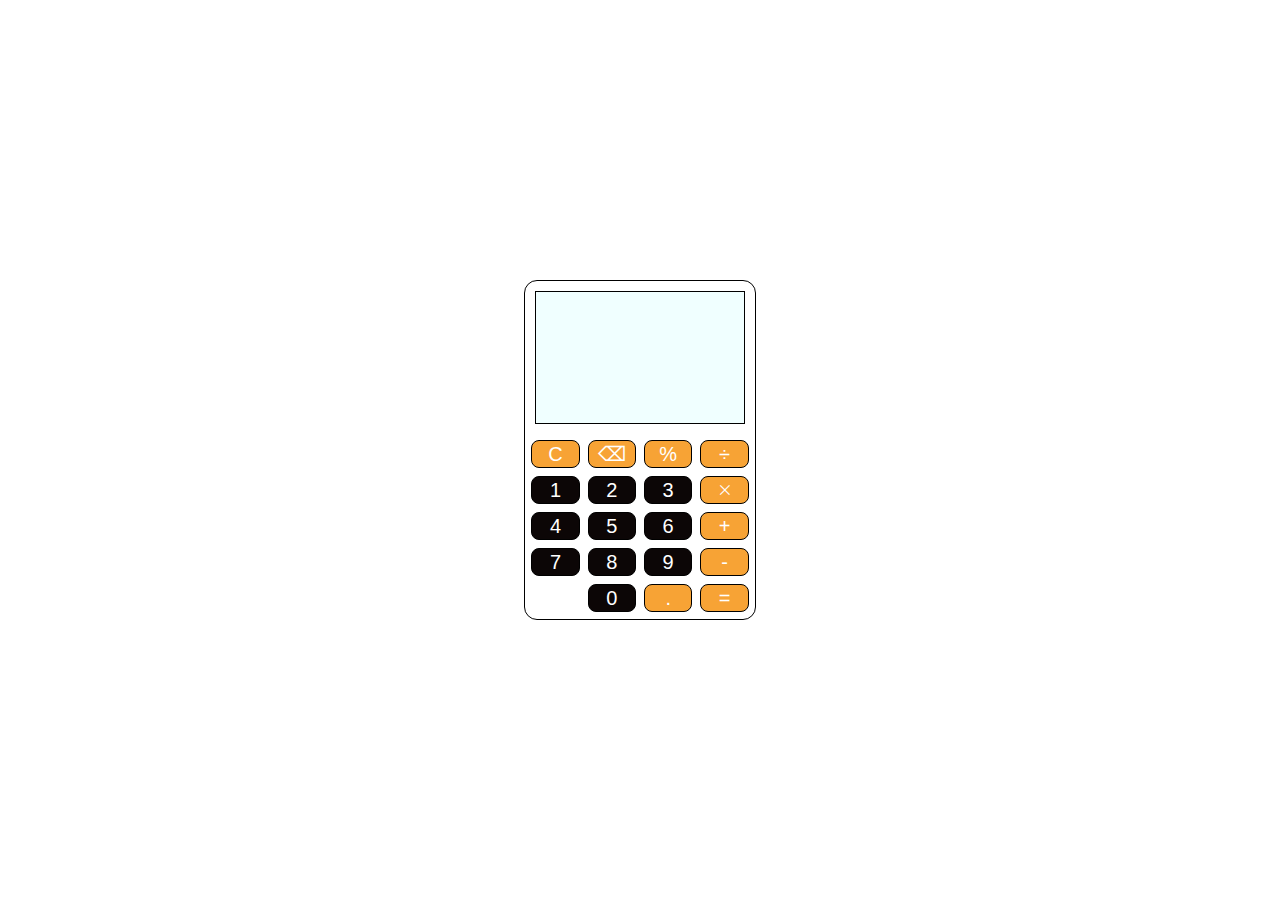
<file: index.html>
<!DOCTYPE html>
<html lang="en">
<head>
    <meta charset="UTF-8">
    <meta http-equiv="X-UA-Compatible" content="IE=edge">
    <meta name="viewport" content="width=device-width, initial-scale=1.0">
    <link rel="stylesheet" href="style.css">
    <title>Document</title>
</head>
<body>
    
    <div class="container">
        <a href="op.html"><Link></Link></a>
        <div class="calc">

            <div class="output">
                <span></span>
            </div>           

            <div class="button-block">

                <button class="calc-button " id="zero">0</button>

                <button class="calc-button" id="one">1</button>

                <button class="calc-button" id="two">2</button>

                <button class="calc-button" id="three">3</button>

                <button class="calc-button" id="four">4</button>

                <button class="calc-button" id="five">5</button>

                <button class="calc-button" id="six">6</button>

                <button class="calc-button" id="seven">7</button>

                <button class="calc-button" id="eight">8</button>

                <button class="calc-button" id="nine">9</button>

                <button class="calc-button command-button" id="plus">+</button>

                <button class="calc-button command-button" id="minus">-</button>
                
                <button class="calc-button command-button" id="multiplic">🞩</button>

                <button class="calc-button command-button" id="division">÷</button>

                <button class="calc-button command-button" id="percent">%</button>

                <button class="calc-button command-button" id="equal">=</button>

                <button class="calc-button command-button" id="point">.</button>

                <button class="calc-button command-button" id="delete-all">C</button>
                
                <button class="calc-button command-button" id="delete-last">⌫</button>

            </div>     
        
        </div>   
    
    </div>

<script src="main.js"></script>
</body>
</html>
</file>
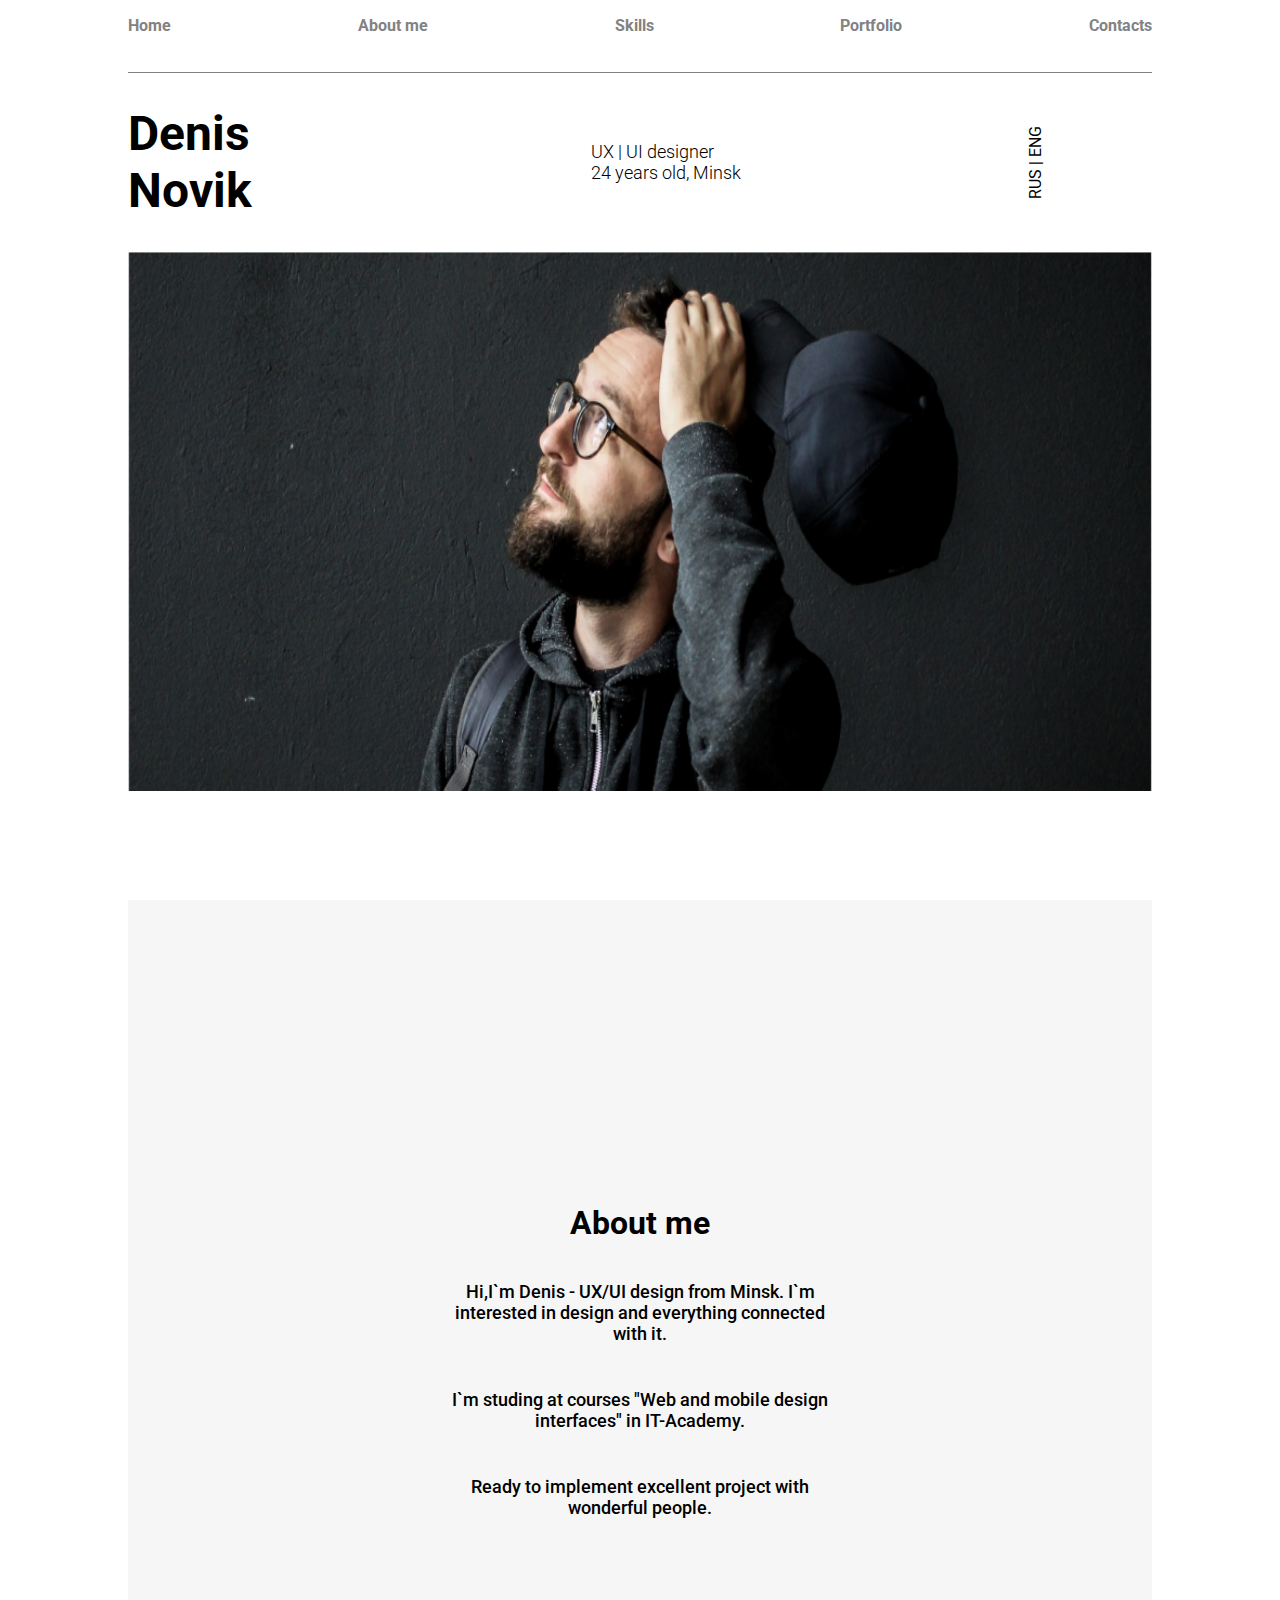
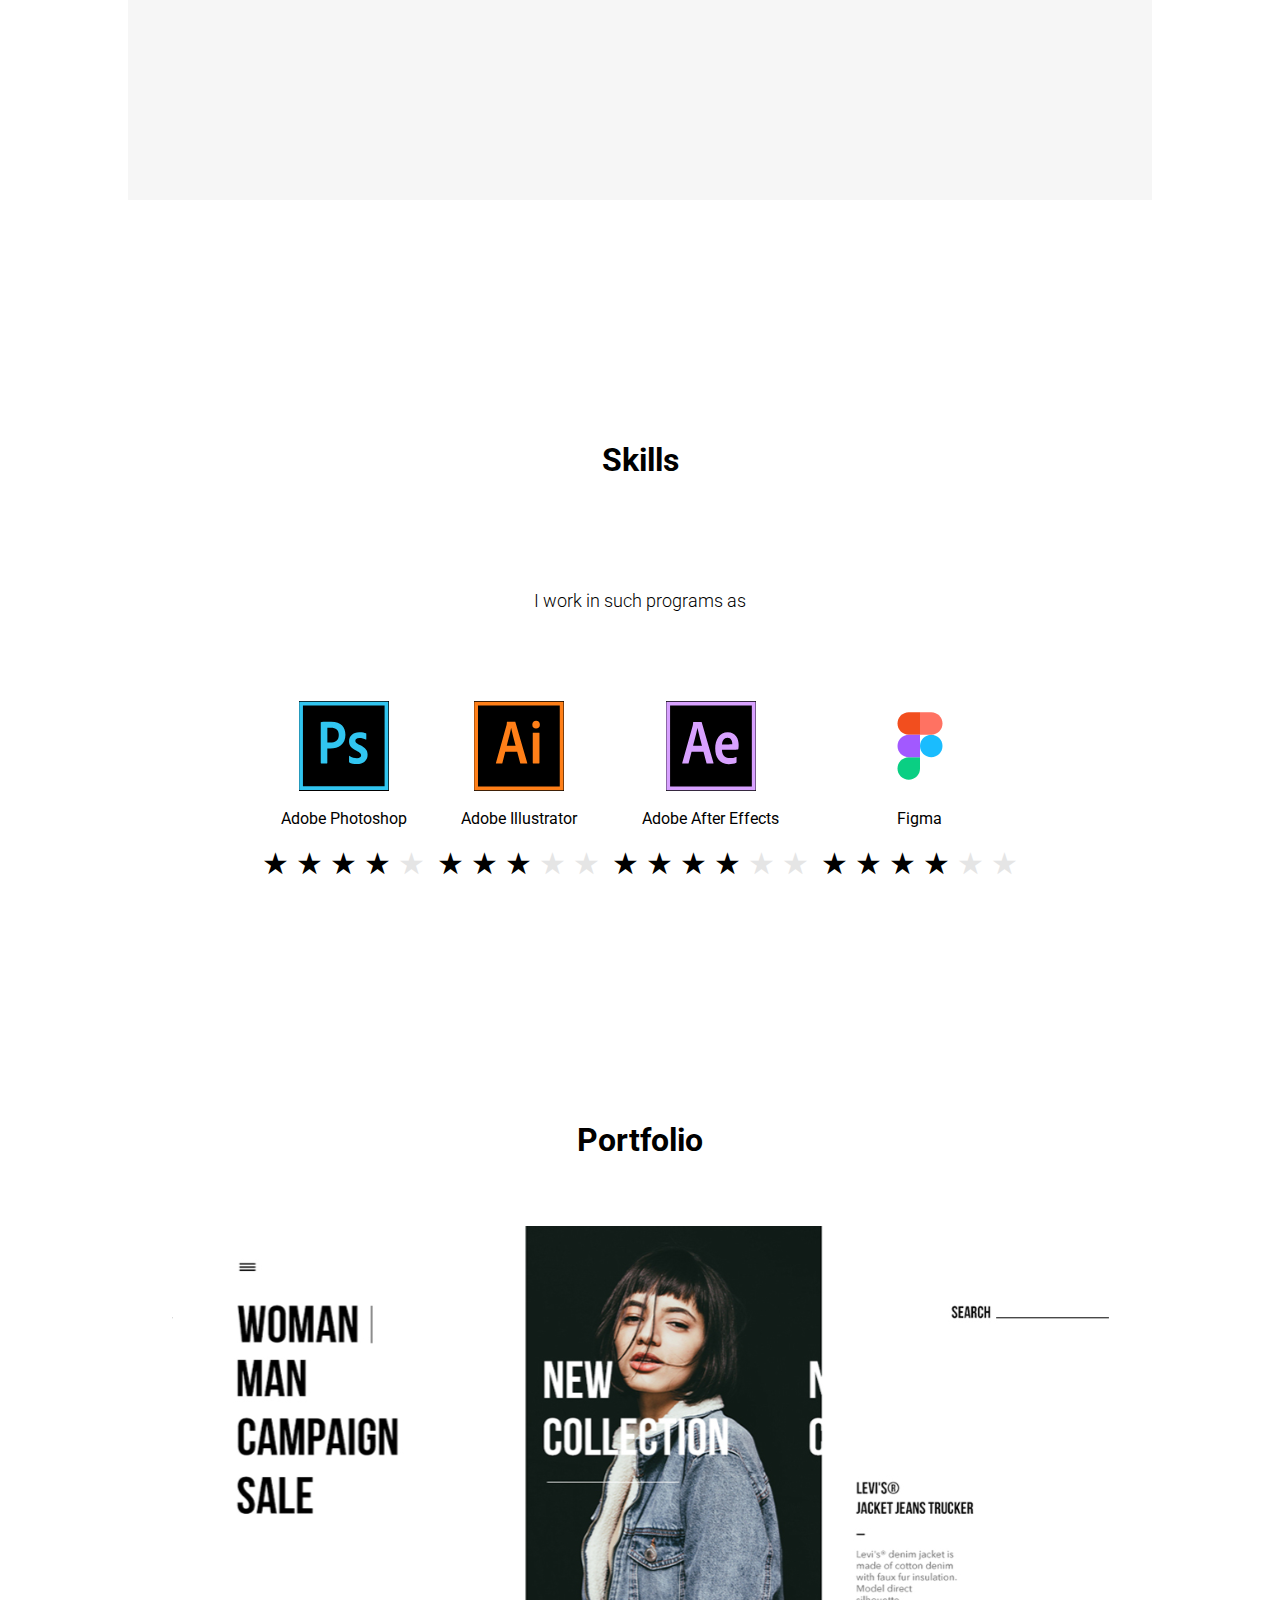
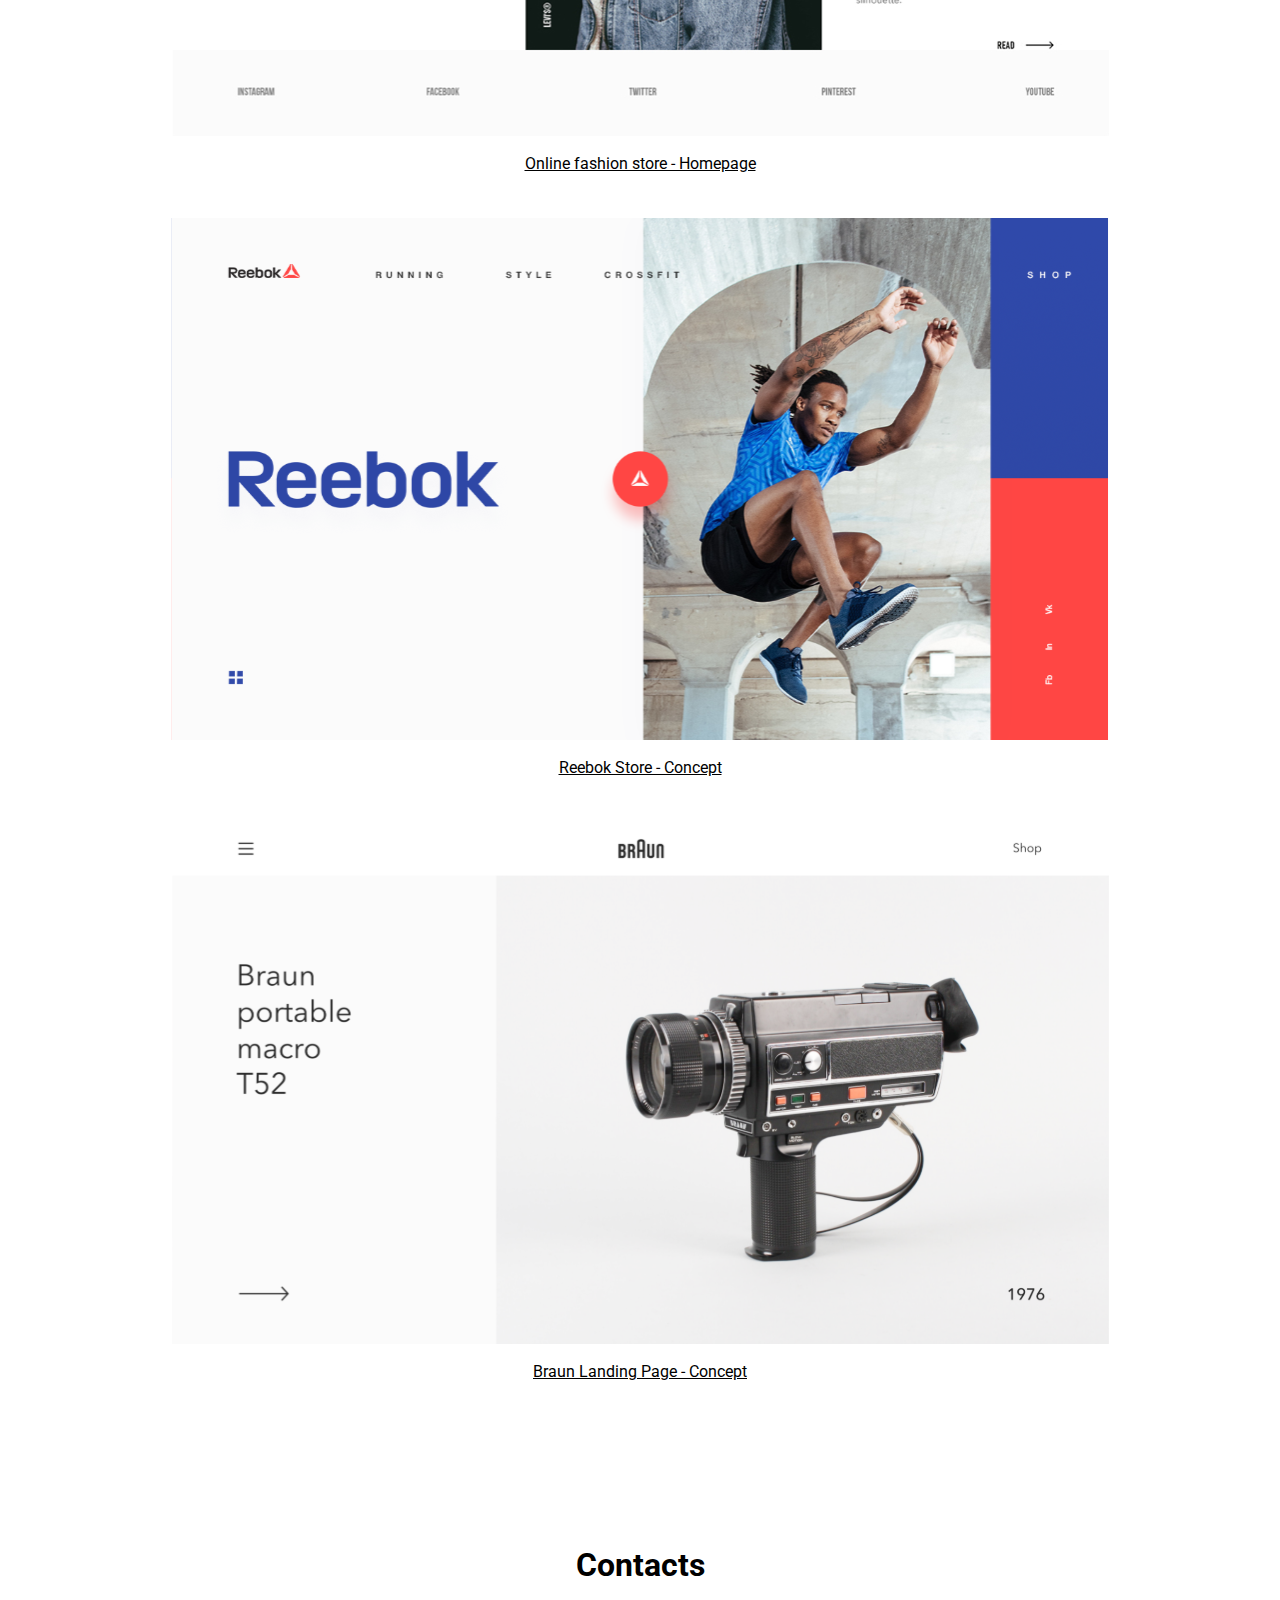
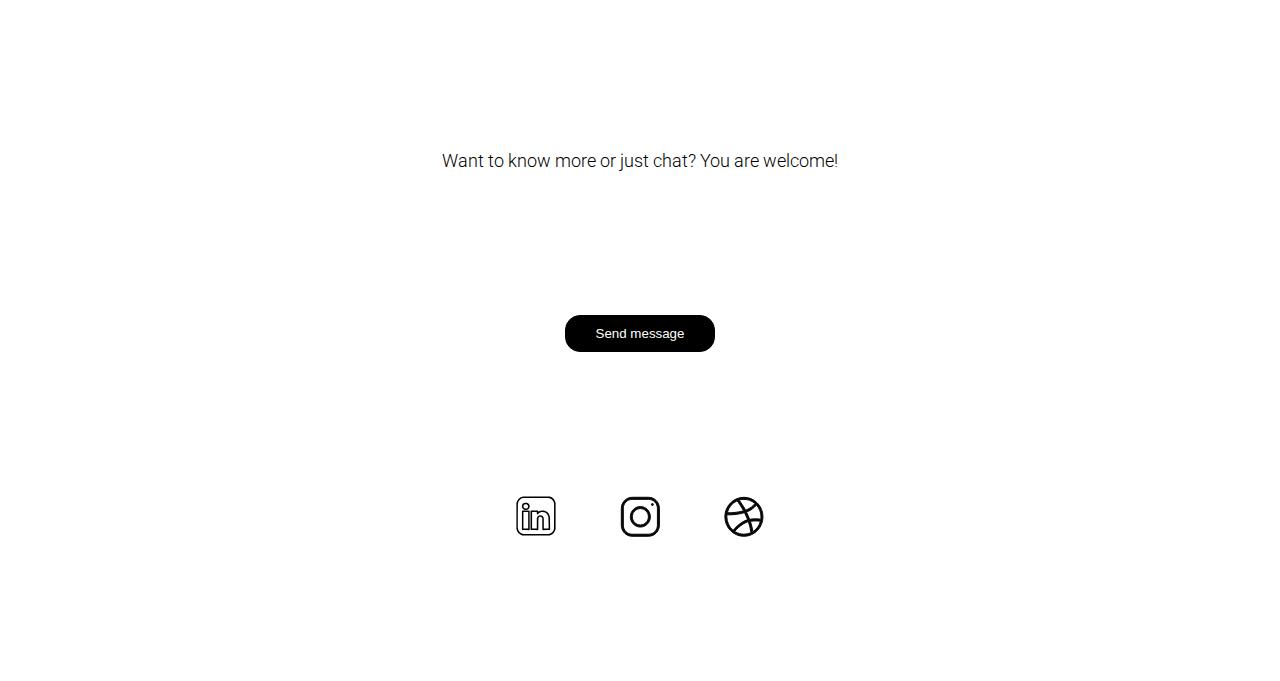
<file: op.html>
<!DOCTYPE html>
<html lang="en">
<head>
    <meta charset="UTF-8">
    <meta http-equiv="X-UA-Compatible" content="IE=edge">
    <meta name="viewport" content="width=device-width, initial-scale=1.0">
    <link rel="stylesheet" href="card.css">
    <title>Document</title>
</head>
<body>
    <div class="container">

        <div class="main">

            <nav class="nav-main">
                <ul class="ul-nav">
                    <li class="li-nav"><a href="#">Home</a></li>
                    <li class="li-nav"><a href="#">About me</a></li>
                    <li class="li-nav"><a href="#">Skills</a></li>
                    <li class="li-nav"><a href="#">Portfolio</a></li>
                    <li class="li-nav"><a href="#">Contacts</a></li>
                </ul>
            </nav>

            <div class="information">
                <h1 class="header-block"><div>Denis</div><div>Novik</div></h1>
                <nav class="subheader"> <div>UX | UI designer</div>  <div>24 years old, Minsk</div></nav>
                <nav class="language"> RUS | ENG </nav>
            </div>

            <img src="image/self.png" class="main-image" alt="self"></img>

        </div>

        <div class="about">
            <h1 class="header-block">About me</h1>
            <div class="me">
                <div class="subheader"> Hi,I`m Denis - UX/UI design from Minsk. I`m interested in design and everything connected with it.</div>
                <div class="subheader">I`m studing at courses "Web and mobile design interfaces" in IT-Academy.</div>
                <div class="subheader">Ready to implement excellent project with wonderful people.</div>
            </div>
        </div>

        <div class="skills">
            <h1 class="header-block">Skills</h1>
            <span class="subheader"> I work in such programs as</span>

            <div class="programs">
                <div class="programs-Ps">
                    <div class="programs-image"></div>
                    <span class="name-programs">Adobe Photoshop</span>
                    <span class="stars">	
                        &#9733;	
                        &#9733;	
                        &#9733;	
                        &#9733; <span class="grey-color">&#9733;</span>
                    </span>
                </div>

                <div class="programs-Ai">
                    <div class="programs-image"></div>
                    <span class="name-programs">Adobe Illustrator</span>
                    <span class="stars">	
                        &#9733;	
                        &#9733;	
                        &#9733;
                        <span class="grey-color">
                            &#9733;
                            &#9733;
                        </span>
                    </span>

                </div>

                <div class="programs-Ae">
                    <div class="programs-image"></div>
                    <span class="name-programs">Adobe After Effects</span>
                    <span class="stars">	
                        &#9733;	
                        &#9733;	
                        &#9733;	
                        &#9733;
                        <span class="grey-color">
                            &#9733;
                            &#9733;
                        </span>
                    </span>
                </div>

                <div class="programs-Figma">
                    <div class="programs-image"></div>
                    <span class="name-programs">Figma</span>
                    <span class="stars">	
                        &#9733;	
                        &#9733;	
                        &#9733;	
                        &#9733;
                        <span class="grey-color">
                            &#9733;
                            &#9733;
                        </span>
                    </span>
                </div>
            </div>
        </div>

        <div class="portfolio">
            <h1>Portfolio</h1>
            <div class="work-fashion_store">
                <img src='image/Store-Fashion.svg' class="image-Fashion"></img>
                <a href="#" >Online fashion store - Homepage</a>
            </div>

            <div class="work-Reebok">
                <img src='image/reebok_web.svg' class="image-Reebok"></img>
                <a href="#" >Reebok Store - Concept</a>
            </div>

            <div class="work-Braun">
                <img src='image/braun.svg' class="image-Braun"></img>
                <a href="#" >Braun Landing Page - Concept</a>
            </div>
        </div>

        <div class="contacts">

            <h1 class="header-block">Contacts</h1>
            
            <div  class="subheader"> Want to know more or just chat? You are welcome!</div>
            <button>Send message</button>

            <div class="social-media">
                <img src="image/in.svg" class="Linked"></img>
                <img src="image/Inst.svg" class="Inst"></img>
                <img src="image/Drible.svg" lass="Drible"></img>
            </div>
        </div>
    </div>
    
</body>
</html>
</file>
<file: style.css>
body{
    padding: 0;
    margin: 0;
    font-family: Verdana, Geneva, Tahoma, sans-serif;
}

.container{
    display: flex;
    justify-content: center;
    align-items: center;
    height: 100vh;
    width: 100vw;
}

.calc{
    display: flex;
    flex-direction: column;

    width: 230px;

    border: 1px solid black;
    border-radius: 13px;

    overflow: hidden;
    text-overflow: ellipsis;
}

.output{
    display: flex;
    justify-content: flex-end;
    align-items: flex-end;
    height: 14.5vh;

    border: 1px solid rgb(0, 0, 0);

    background-color:azure;

    overflow: hidden;
    text-overflow: ellipsis;

    margin: 10px;
}

.button-block{
    display: grid;

    grid-template-rows: repeat(5, 3fr);
    grid-template-columns: repeat(4, 3fr);

    grid-column-gap: 8px;
    grid-row-gap: 8px;

    margin: 0.7vh;
}

.calc-button{
    border: 1px solid black;
    border-radius: 8px;
    background-color: #0c0606;
    color: white;
    font-size: 20px; 
}

.command-button{
    background-color: #f7a335;
}

#zero{
    grid-column: 2 / 3;
    grid-row: 5 / 6;
}

#percent{
    grid-column: 3 / 4;
    grid-row: 1 / 2;
}

#division{
    grid-column: 4 / 5;
    grid-row: 1 / 2;
}

#multiplic{
    grid-column: 4 / 5;
    grid-row: 2 / 3;
}

#plus{
    grid-column: 4 / 5;
    grid-row: 3 / 4;
    
}

#minus{
    grid-column: 4 / 5;
    grid-row: 4 / 5;
    
}

#equal{
    grid-column: 4 / 5;
    grid-row: 5 / 6;
}

#point{
    grid-column: 3 / 4;
    grid-row: 5 / 6;
}

#delete-all{   
    grid-column: 1 / 2;
    grid-row: 1 / 2;
}

#delete-last{
    grid-column: 2 / 3;
    grid-row: 1 / 2;
}
</file>
<file: card.css>
@import url('https://fonts.googleapis.com/css2?family=Montserrat&family=Roboto:wght@400;700&display=swap');

html{
    font-family: 'Roboto', sans-serif;
}

body{
    padding: 0;
    margin: 0;
}

.container{
    display: flex;
    flex-direction: column;
    align-items: center;
    width: 100%;
}

.container > div{
    min-width: 80vw;
    min-height: 100vh;
}

.main{
    display: flex;
    flex-direction: column;
}

.nav-main{
    height: 5vh;
    padding-bottom: 3vh;
    border-bottom: 1px solid #828282;
}

.ul-nav{
    display: flex;
    justify-content:space-between;
    color: #828282;
    list-style: none;
    padding: 0;
    font-weight: 700;
}

.li-nav a{
    color: inherit;
    text-decoration: none;
}

.information{
    display: flex;
    justify-content: space-between;
}

.information h1{
    font-size: 3rem;
}

.subheader{
    align-self: center;
    font-family: 'Roboto';
    font-size: 18px;
    font-weight: 300;
}

.language{
    transform: rotate(-90deg);
}

.main-image{
    width: 80vw;
    height: 60vh;
}

/* About */

.about{
    display: flex;
    flex-direction: column;
    align-items: center;
    justify-content: center;
    gap: 2vh;
    background-color: #F6F6F6;
}

.me{
    display: flex;
    flex-direction: column;
    height: 30%;
    width: 30vw;
    text-align: center;
    gap: 5vh;
    justify-content: space-around;
    
}

.me div{
    font-weight: 500;
}

/* skills */

.programs-Ps .programs-image{
    background-image: url(image/Ps.svg);

    height: 10vh;
    width: 10vh;
    background-repeat: no-repeat;
    background-size: cover;
    background-color: black;
}

.programs-Ai .programs-image{
    background-image: url(image/Ai.svg);

    height: 10vh;
    width: 10vh;
    background-repeat: no-repeat;
    background-size: cover;
    background-color: black;
}

.programs-Ae .programs-image{
    background-image: url(image/Ae.svg);

    height: 10vh;
    width: 10vh;
    background-repeat: no-repeat;
    background-size: cover;
    background-color: black;
}

.programs-Figma .programs-image{
    background-image: url(image/Figma.svg);

    height: 10vh;
    width: 10vh;
    background-repeat: no-repeat;
    background-size: cover;
}

.skills{
    display: flex;
    flex-direction: column;
    align-items: center;
    justify-content: center;
    gap: 10vh;
}


.programs{
    display: flex;
    flex-direction: row;
    width: 60vw;
    justify-content: space-around;
}

.programs > div{
    display: flex;
    flex-direction: column;
    justify-content: center;
    align-items: center;
    gap: 2vh;
}

.stars{
    font-size: 30px;
}

.stars .grey-color{
    color: #E5E5E5;
}

/* Портфолио */
.portfolio{
    display: flex;
    flex-direction: column;
    align-items: center;
    gap:5vh;
}

.portfolio > div{
    display: flex;
    flex-direction: column;
    align-items: center;
    gap: 2vh;
}

.portfolio > div a{
    color: black;
}

.Linked{
    width: 40px;
    height: 40px;
}

/* Contacts */

.contacts{
    display: flex;
    flex-direction: column;
    align-items: center;
    justify-content: space-evenly;
}

.contacts button{
    color: white;
    background-color: black;
    border: 1px solid black;
    border-radius: 15px;
    padding: 10px 30px;
}

.social-media{
    display: flex;
    justify-content: space-evenly;
    gap: 5vw;
}
</file>
